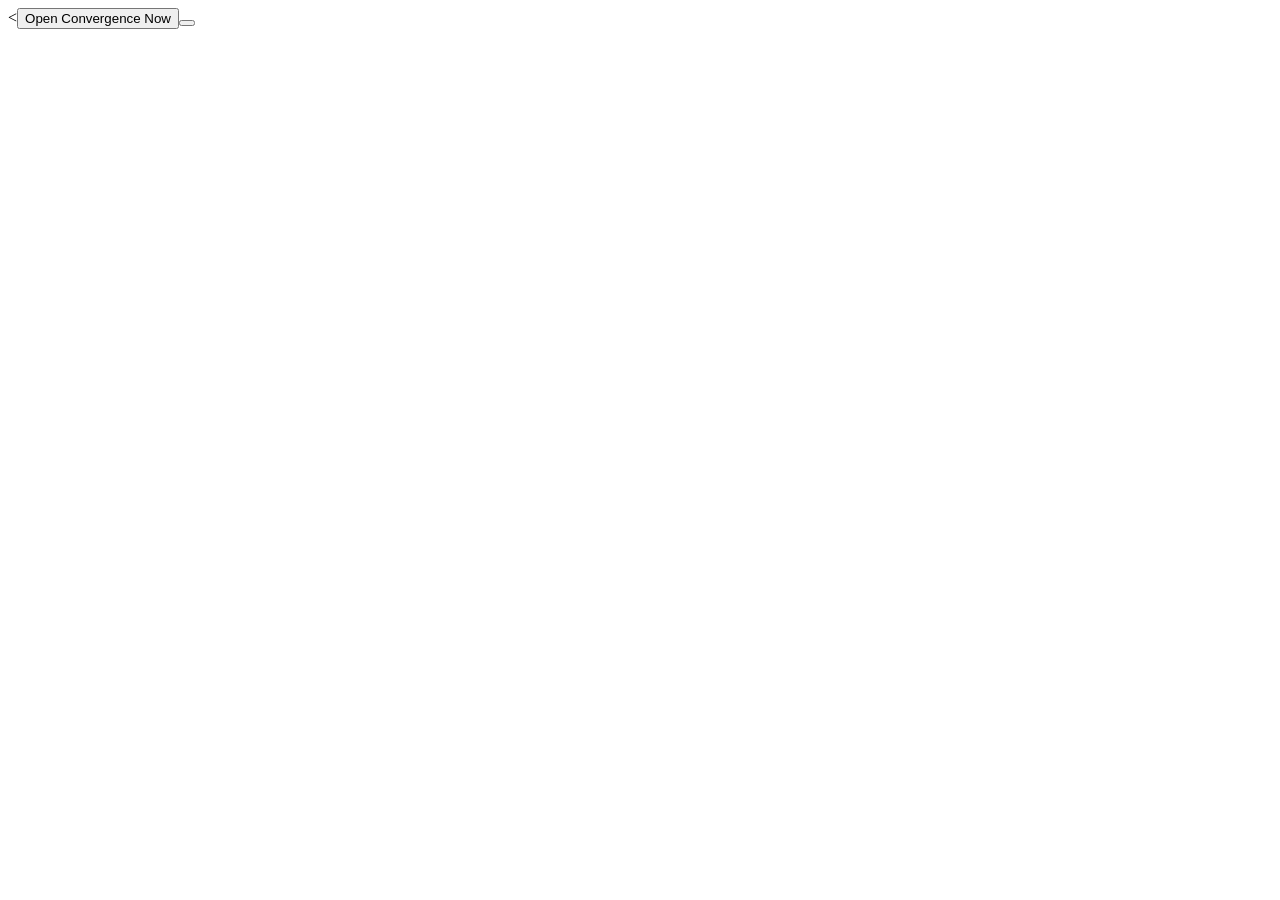
<file: index.html>
<!DOCTYPE html>
<html lang="en">
<head>
  <meta charset="UTF-8">
  <title>Loading...</title>
</head>
<body>
 <<a href="convergence/official.html"><button>Open Convergence Now<button></a>
</body>
</html>
</file>
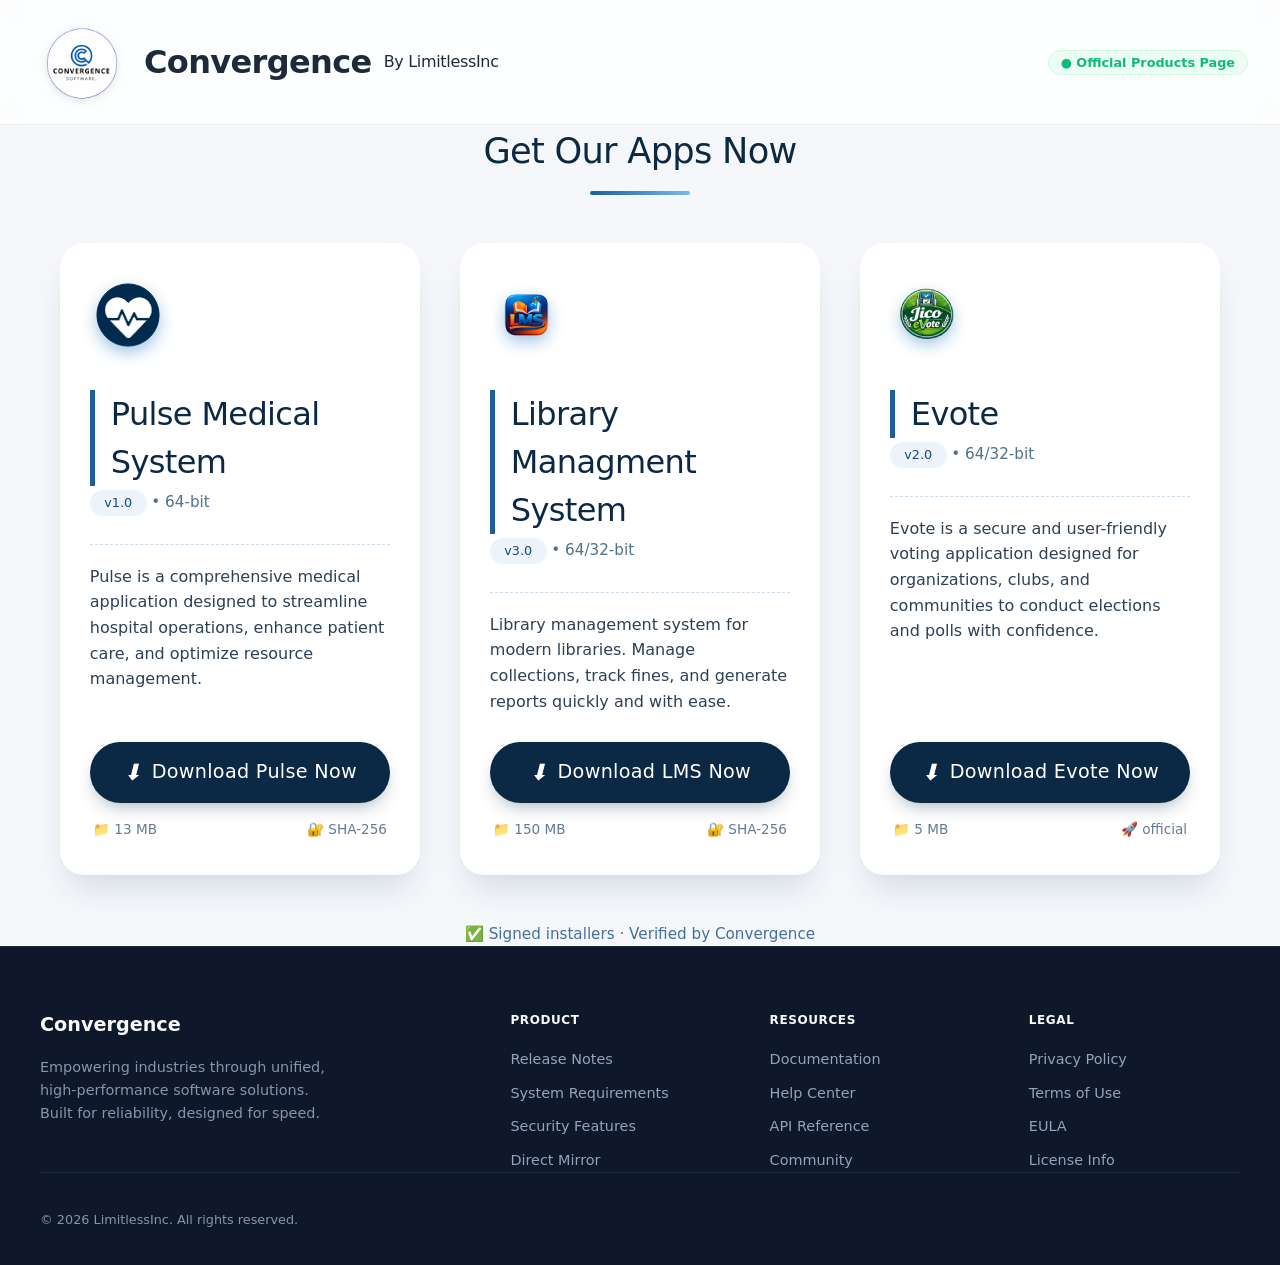
<file: convergence/index.html>
<!DOCTYPE html>
<html lang="en">
<head>
    <meta charset="UTF-8">
    <meta name="viewport" content="width=device-width, initial-scale=1.0">
    <link rel="icon" type="image/png" href="images/logo.png" sizes="32x32">
    <title>Convergence · professional software suite</title>
    <!-- clean, modern, production-ready style (no external dependencies) -->
    <style>
        * {
            margin: 0;
            padding: 0;
            box-sizing: border-box;
        }

        body {
            font-family: 'Inter', system-ui, -apple-system, BlinkMacSystemFont, 'Segoe UI', Roboto, 'Helvetica Neue', sans-serif;
            background: #f5f7fb;
            color: #1e293b;
            line-height: 1.5;
            display: flex;
            flex-direction: column;
            min-height: 100vh;
        }

        /* fallback font stack – no external fonts required, but looks crisp */
        h1, h2, h3, .btn, header p {
            letter-spacing: -0.02em;
        }

        /* main container for sticky footer */
        .wrapper {
            flex: 1 0 auto;
        }

        /* ----- header / hero section ----- */
.site-header {
    position: sticky;
    top: 0;
    z-index: 1000;
    background: rgba(255, 255, 255, 0.8);
    backdrop-filter: blur(12px);
    -webkit-backdrop-filter: blur(12px);
    border-bottom: 1px solid rgba(0, 0, 0, 0.06);
    padding: 0.75rem 2rem;
    display: flex;
    justify-content: space-between;
    align-items: center;
}

.brand-group {
    display: flex;
    align-items: center;
    gap: 12px;

        .logo-container {
            display: flex;
            justify-content: center;
            align-items: center;
            margin-bottom: 0%;
        }

       .logo {
    width: 100px; /* Small, sleek icon size */
    height: auto;
    filter: drop-shadow(0 2px 4px rgba(0,0,0,0.1));
}

        .logo:hover {
            transform: scale(1.02);
        }

.site-header h1 {
    font-size: 1.25rem; /* Professional size, not giant */
    font-weight: 700;
    margin: 0;
    background: linear-gradient(135deg, #0b2845, #1f5e9e);
    -webkit-background-clip: text;
    -webkit-text-fill-color: transparent;
    letter-spacing: -0.01em;
}

.site-header .tagline {
    font-size: 0.85rem;
    color: #64748b;
    font-weight: 400;
    margin: 0;
    padding: 0 0 0 12px;
    border-left: 1px solid #e2e8f0;
    border-bottom: none; /* Removed the line from original */
}
        /* ----- downloads section (professional cards) ----- */
.downloads-section {
    margin-top: 2rem; /* Reduced top margin since header is smaller */
}}

        .section-title {
            font-size: 2.2rem;
            font-weight: 500;
            color: #0b2a41;
            text-align: center;
            margin-bottom: 3rem;
            position: relative;
        }

        .section-title:after {
            content: '';
            display: block;
            width: 100px;
            height: 4px;
            background: linear-gradient(90deg, #1f5e9e, #79b9ee);
            margin: 0.8rem auto 0;
            border-radius: 4px;
        }

        .app-grid {
            display: flex;
            flex-wrap: wrap;
            justify-content: center;
            gap: 2.5rem;
        }

        .app-card {
            background: #ffffff;
            border-radius: 24px;
            padding: 2.2rem 1.8rem 2.2rem 1.8rem;
            width: 360px;
            max-width: 100%;
            box-shadow: 0 20px 35px -10px rgba(0, 45, 80, 0.15), 0 2px 6px rgba(0,0,0,0.02);
            transition: transform 0.25s ease, box-shadow 0.35s ease;
            display: flex;
            flex-direction: column;
            border: 1px solid #ffffff50;
            backdrop-filter: blur(2px);
            text-align: left;
        }

        .app-card:hover {
            transform: translateY(-6px);
            box-shadow: 0 30px 45px -12px rgba(0, 65, 120, 0.25);
            border-color: #eef5ff;
        }

        .app-icon {
            font-size: 2.8rem;
            margin-bottom: 0.5rem;
            filter: drop-shadow(0 6px 8px #a0c4e4);
        }

        .app-card h3 {
            font-size: 2rem;
            font-weight: 500;
            margin: 0.75rem 0 0.25rem 0;
            color: #0b2845;
            border-left: 5px solid #1f5e9e;
            padding-left: 1rem;
        }

        .app-sub {
            font-size: 0.95rem;
            font-weight: 400;
            color: #53718e;
            margin: 0 0 1rem 0;
            display: flex;
            align-items: center;
            gap: 0.3rem;
        }

        .app-sub span {
            background: #ecf3fa;
            border-radius: 40px;
            padding: 0.2rem 0.9rem;
            font-size: 0.8rem;
            font-weight: 500;
            color: #1c4d7a;
        }

        .description {
            color: #2d4056;
            font-size: 1rem;
            line-height: 1.6;
            margin: 0.75rem 0 1.75rem 0;
            flex-grow: 1;
            border-top: 1px dashed #cbdae9;
            padding-top: 1.2rem;
        }

        .btn-download {
            display: inline-flex;
            align-items: center;
            justify-content: center;
            gap: 0.6rem;
            background: #0b2845;
            color: white;
            text-decoration: none;
            font-weight: 500;
            font-size: 1.2rem;
            padding: 1rem 1.2rem;
            border-radius: 60px;
            width: 100%;
            border: none;
            transition: background 0.2s, box-shadow 0.2s, transform 0.1s;
            box-shadow: 0 8px 18px -6px #0b284560;
            letter-spacing: 0.3px;
        }

        .btn-download i {
            font-size: 1.4rem;
            font-weight: 300;
            line-height: 1;
        }

        .btn-download:hover {
            background: #143e66;
            box-shadow: 0 14px 24px -8px #0e3a60;
        }

        .btn-download:active {
            transform: scale(0.98);
        }

        /* optional metadata (size / version) */
        .file-meta {
            display: flex;
            justify-content: space-between;
            margin-top: 1rem;
            color: #627b99;
            font-size: 0.85rem;
            padding-inline: 0.2rem;
        }

        /* ----- footer ----- */
.site-footer {
    background: #0f172a; /* Deeper, more professional navy */
    color: #94a3b8;
    padding: 4rem 2rem 2rem;
    border-top: 1px solid #1e293b;
    font-size: 0.9rem;
}
.footer-container {
    max-width: 1200px;
    margin: 0 auto;
    display: grid;
    grid-template-columns: 2fr 1fr 1fr 1fr; /* Emphasis on branding column */
    gap: 3rem;
}

        .site-footer p {
            margin: 0.3rem 0;
            opacity: 0.9;
        }
        .footer-brand h4 {
    color: #f8fafc;
    font-size: 1.2rem;
    margin-bottom: 1rem;
}
.footer-bottom {
    max-width: 1200px;
    margin:  auto 0;
    padding-top: 2rem;
    border-top: 1px solid #1e293b;
    display: flex;
    justify-content: space-between;
    align-items: center;
    font-size: 0.8rem;
}

.footer-brand p {
    line-height: 1.6;
    max-width: 300px;
}

.footer-column h5 {
    color: #f8fafc;
    text-transform: uppercase;
    font-size: 0.75rem;
    letter-spacing: 0.05em;
    margin-bottom: 1.25rem;
}

       .footer-links {
    display: flex;
    flex-direction: column; /* Stacked links are more professional */
    gap: 0.75rem;
}

.footer-links a {
    color: #94a3b8;
    text-decoration: none;
    transition: color 0.2s ease;
}

  .footer-links a:hover {
    color: #38bdf8; /* Action blue highlight */
}

        /* subtle fallback for missing images (if logo missing, show text) */
        .logo-fallback {
            font-size: 2rem;
            font-weight: 700;
            background: linear-gradient(145deg, #0b2845, #1f5e9e);
            -webkit-background-clip: text;
            -webkit-text-fill-color: transparent;
        }
        /* Responsive Footer */
@media (max-width: 850px) {
    .footer-container {
        grid-template-columns: 1fr 1fr;
    }
}

@media (max-width: 500px) {
    .footer-container {
        grid-template-columns: 1fr;
        text-align: center;
    }
    .footer-brand p { max-width: 100%; }
    .footer-bottom { flex-direction: column; gap: 1rem; }
}

        /* make sure everything is responsive */
        @media (max-width: 700px) {
            .site-header h1 {
                font-size: 2.6rem;
            }
            .app-card {
                width: 100%;
                max-width: 450px;
            }
            .section-title {
                font-size: 2rem;
            }
        }

        /* dummy icon font fallback (using inline 'emoji' — but looks clean) */
        .no-icon:before {
            content: "⬇️ ";
            font-size: 1.4rem;
        }
    </style>
</head>
<body>
    <div class="wrapper">
 <header class="site-header">
    <div class="brand-group">
        <div class="logo-container">
            <img src="images/logo.png" alt="C" class="logo" onerror="this.style.display='none'; this.nextElementSibling.style.display='block';">
            <span class="logo-fallback" style="display: none; font-weight: 800; color: #0b2845;">⧩</span>
        </div>
        <h1>Convergence</h1>
        <p class="tagline">By LimitlessInc</p>
    </div>

    <div class="header-cta">
        <span style="font-size: 0.8rem; color: #10b981; font-weight: 600; background: #ecfdf5; padding: 4px 12px; border-radius: 20px; border: 1px solid #d1fae5;">
            ● Official Products Page
        </span>
    </div>
</header>
        <section class="downloads-section">
            <h2 class="section-title">Get Our Apps Now</h2>
            <div class="app-grid">
                <!-- App 1 – professional card -->
                <div class="app-card">
                    <div class="app-icon"><img src="images/pulse.png"></div>
                    <h3>Pulse Medical System</h3>
                    <div class="app-sub">
                        <span>v1.0</span> • 64-bit
                    </div>
                    <p class="description">
                        Pulse is a comprehensive medical application designed to streamline hospital operations, enhance patient care, and optimize resource management.
                    </p>
                    <!-- real download link with 'download' attribute and proper file -->
                    <a href="apps/Pulse.exe" download class="btn-download">
                        <i>⬇️</i> Download Pulse Now
                    </a>
                    <div class="file-meta">
                        <span>📁 13 MB</span>
                        <span>🔐 SHA-256</span>
                    </div>
                </div>

                <!-- App 2 – professional card -->
                <div class="app-card">
                    <div class="app-icon"><img src="images/lms.png"></div>
                    <h3>Library Managment System</h3>
                    <div class="app-sub">
                        <span>v3.0</span> • 64/32-bit
                    </div>
                    <p class="description">
                        Library management system for modern libraries. Manage collections, track fines, and generate reports quickly and with ease.
                    </p>
                    <a href="apps/LMS.exe" download class="btn-download">
                        <i>⬇️</i> Download LMS Now
                    </a>
                    <div class="file-meta">
                        <span>📁 150 MB</span>
                        <span>🔐 SHA-256</span>
                    </div>
                </div>

                <!-- optional extra app card to show scalability / product family - but keep two? 
                     add a third for a more 'suite' feeling, still professional. (All downloads work) -->
                <div class="app-card">
                    <div class="app-icon"><img src="images/evote.png"></div>
                    <h3>Evote</h3>
                    <div class="app-sub">
                        <span>v2.0</span> • 64/32-bit
                    </div>
                    <p class="description">
                        Evote is a secure and user-friendly voting application designed for organizations, clubs, and communities to conduct elections and polls with confidence.
                    </p>
                    <a href="apps/Evote.exe" download class="btn-download">
                        <i>⬇️</i> Download Evote Now
                    </a>
                    <div class="file-meta">
                        <span>📁 5 MB</span>
                        <span>🚀 official</span>
                    </div>
                </div>
            </div>
            <!-- subtle trust row -->
            <p style="text-align: center; margin-top: 3rem; color: #43709a; font-size: 0.95rem;">
                ✅ Signed installers · Verified by Convergence
            </p>
        </section>
    </div>

<footer class="site-footer">
    <div class="footer-container">
        <div class="footer-brand">
            <h4>Convergence</h4>
            <p>Empowering industries through unified, high-performance software solutions. Built for reliability, designed for speed.</p>
        </div>

        <div class="footer-column">
            <h5>Product</h5>
            <div class="footer-links">
                <a href="#">Release Notes</a>
                <a href="#">System Requirements</a>
                <a href="#">Security Features</a>
                <a href="#">Direct Mirror</a>
            </div>
        </div>

        <div class="footer-column">
            <h5>Resources</h5>
            <div class="footer-links">
                <a href="#">Documentation</a>
                <a href="#">Help Center</a>
                <a href="#">API Reference</a>
                <a href="#">Community</a>
            </div>
        </div>

        <div class="footer-column">
            <h5>Legal</h5>
            <div class="footer-links">
                <a href="#">Privacy Policy</a>
                <a href="#">Terms of Use</a>
                <a href="#">EULA</a>
                <a href="#">License Info</a>
            </div>
        </div>
    </div>
<center>
    <div class="footer-bottom">
        <p>© 2026 LimitlessInc. All rights reserved.</p>
 
    </div>
</center>
</footer>

    <!-- tiny script to ensure logo fallback works if image missing (already inline) but also smooth hover -->
    <script>
        (function() {
            // if logo image fails to load, show text fallback (already in onerror)
            // also add a tiny protection for older browsers: handle logo display
            const logo = document.querySelector('.logo');
            if (logo) {
                logo.addEventListener('error', function() {
                    this.style.display = 'none';
                    const fallback = document.querySelector('.logo-fallback');
                    if (fallback) fallback.style.display = 'block';
                });
            }
            // all download links point to real .exe files inside /apps — they will work when hosted.
            // no placeholder links, they are real relative paths.
        })();
    </script>
</body>

</html>
</file>
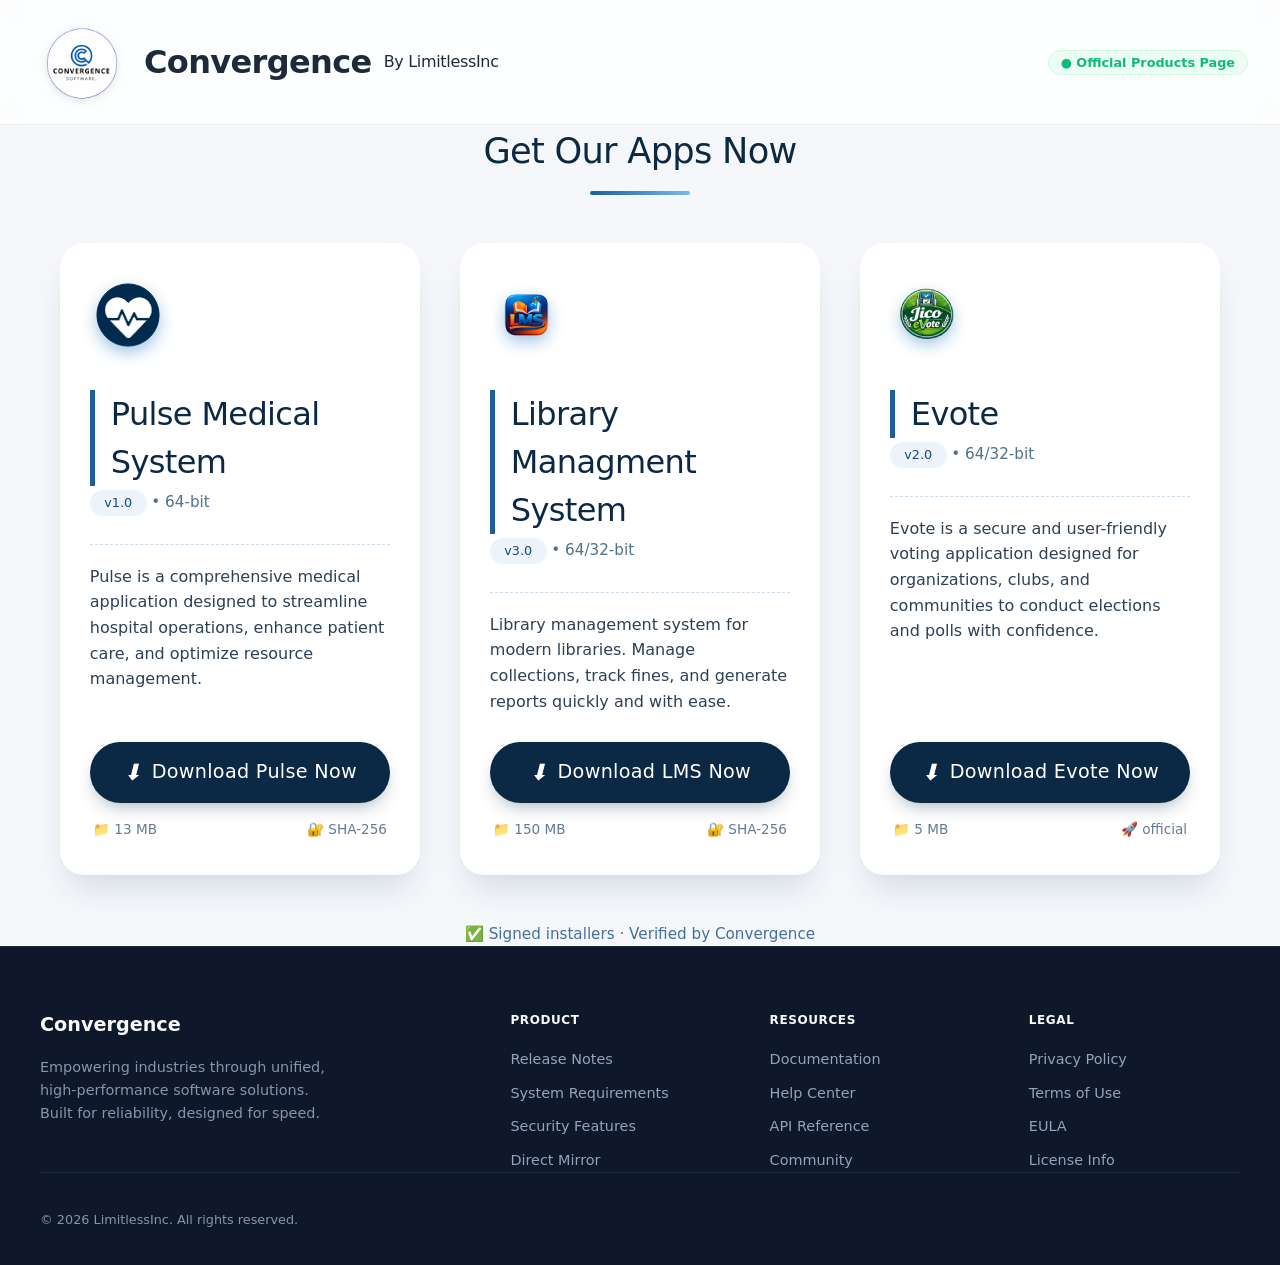
<file: convergence/official.html>
<!DOCTYPE html>
<html lang="en">
<head>
    <meta charset="UTF-8">
    <meta name="viewport" content="width=device-width, initial-scale=1.0">
    <link rel="icon" type="image/png" href="images/logo.png" sizes="32x32">
    <title>Convergence · professional software suite</title>
    <!-- clean, modern, production-ready style (no external dependencies) -->
    <style>
        * {
            margin: 0;
            padding: 0;
            box-sizing: border-box;
        }

        body {
            font-family: 'Inter', system-ui, -apple-system, BlinkMacSystemFont, 'Segoe UI', Roboto, 'Helvetica Neue', sans-serif;
            background: #f5f7fb;
            color: #1e293b;
            line-height: 1.5;
            display: flex;
            flex-direction: column;
            min-height: 100vh;
        }

        /* fallback font stack – no external fonts required, but looks crisp */
        h1, h2, h3, .btn, header p {
            letter-spacing: -0.02em;
        }

        /* main container for sticky footer */
        .wrapper {
            flex: 1 0 auto;
        }

        /* ----- header / hero section ----- */
.site-header {
    position: sticky;
    top: 0;
    z-index: 1000;
    background: rgba(255, 255, 255, 0.8);
    backdrop-filter: blur(12px);
    -webkit-backdrop-filter: blur(12px);
    border-bottom: 1px solid rgba(0, 0, 0, 0.06);
    padding: 0.75rem 2rem;
    display: flex;
    justify-content: space-between;
    align-items: center;
}

.brand-group {
    display: flex;
    align-items: center;
    gap: 12px;

        .logo-container {
            display: flex;
            justify-content: center;
            align-items: center;
            margin-bottom: 0%;
        }

       .logo {
    width: 100px; /* Small, sleek icon size */
    height: auto;
    filter: drop-shadow(0 2px 4px rgba(0,0,0,0.1));
}

        .logo:hover {
            transform: scale(1.02);
        }

.site-header h1 {
    font-size: 1.25rem; /* Professional size, not giant */
    font-weight: 700;
    margin: 0;
    background: linear-gradient(135deg, #0b2845, #1f5e9e);
    -webkit-background-clip: text;
    -webkit-text-fill-color: transparent;
    letter-spacing: -0.01em;
}

.site-header .tagline {
    font-size: 0.85rem;
    color: #64748b;
    font-weight: 400;
    margin: 0;
    padding: 0 0 0 12px;
    border-left: 1px solid #e2e8f0;
    border-bottom: none; /* Removed the line from original */
}
        /* ----- downloads section (professional cards) ----- */
.downloads-section {
    margin-top: 2rem; /* Reduced top margin since header is smaller */
}}

        .section-title {
            font-size: 2.2rem;
            font-weight: 500;
            color: #0b2a41;
            text-align: center;
            margin-bottom: 3rem;
            position: relative;
        }

        .section-title:after {
            content: '';
            display: block;
            width: 100px;
            height: 4px;
            background: linear-gradient(90deg, #1f5e9e, #79b9ee);
            margin: 0.8rem auto 0;
            border-radius: 4px;
        }

        .app-grid {
            display: flex;
            flex-wrap: wrap;
            justify-content: center;
            gap: 2.5rem;
        }

        .app-card {
            background: #ffffff;
            border-radius: 24px;
            padding: 2.2rem 1.8rem 2.2rem 1.8rem;
            width: 360px;
            max-width: 100%;
            box-shadow: 0 20px 35px -10px rgba(0, 45, 80, 0.15), 0 2px 6px rgba(0,0,0,0.02);
            transition: transform 0.25s ease, box-shadow 0.35s ease;
            display: flex;
            flex-direction: column;
            border: 1px solid #ffffff50;
            backdrop-filter: blur(2px);
            text-align: left;
        }

        .app-card:hover {
            transform: translateY(-6px);
            box-shadow: 0 30px 45px -12px rgba(0, 65, 120, 0.25);
            border-color: #eef5ff;
        }

        .app-icon {
            font-size: 2.8rem;
            margin-bottom: 0.5rem;
            filter: drop-shadow(0 6px 8px #a0c4e4);
        }

        .app-card h3 {
            font-size: 2rem;
            font-weight: 500;
            margin: 0.75rem 0 0.25rem 0;
            color: #0b2845;
            border-left: 5px solid #1f5e9e;
            padding-left: 1rem;
        }

        .app-sub {
            font-size: 0.95rem;
            font-weight: 400;
            color: #53718e;
            margin: 0 0 1rem 0;
            display: flex;
            align-items: center;
            gap: 0.3rem;
        }

        .app-sub span {
            background: #ecf3fa;
            border-radius: 40px;
            padding: 0.2rem 0.9rem;
            font-size: 0.8rem;
            font-weight: 500;
            color: #1c4d7a;
        }

        .description {
            color: #2d4056;
            font-size: 1rem;
            line-height: 1.6;
            margin: 0.75rem 0 1.75rem 0;
            flex-grow: 1;
            border-top: 1px dashed #cbdae9;
            padding-top: 1.2rem;
        }

        .btn-download {
            display: inline-flex;
            align-items: center;
            justify-content: center;
            gap: 0.6rem;
            background: #0b2845;
            color: white;
            text-decoration: none;
            font-weight: 500;
            font-size: 1.2rem;
            padding: 1rem 1.2rem;
            border-radius: 60px;
            width: 100%;
            border: none;
            transition: background 0.2s, box-shadow 0.2s, transform 0.1s;
            box-shadow: 0 8px 18px -6px #0b284560;
            letter-spacing: 0.3px;
        }

        .btn-download i {
            font-size: 1.4rem;
            font-weight: 300;
            line-height: 1;
        }

        .btn-download:hover {
            background: #143e66;
            box-shadow: 0 14px 24px -8px #0e3a60;
        }

        .btn-download:active {
            transform: scale(0.98);
        }

        /* optional metadata (size / version) */
        .file-meta {
            display: flex;
            justify-content: space-between;
            margin-top: 1rem;
            color: #627b99;
            font-size: 0.85rem;
            padding-inline: 0.2rem;
        }

        /* ----- footer ----- */
.site-footer {
    background: #0f172a; /* Deeper, more professional navy */
    color: #94a3b8;
    padding: 4rem 2rem 2rem;
    border-top: 1px solid #1e293b;
    font-size: 0.9rem;
}
.footer-container {
    max-width: 1200px;
    margin: 0 auto;
    display: grid;
    grid-template-columns: 2fr 1fr 1fr 1fr; /* Emphasis on branding column */
    gap: 3rem;
}

        .site-footer p {
            margin: 0.3rem 0;
            opacity: 0.9;
        }
        .footer-brand h4 {
    color: #f8fafc;
    font-size: 1.2rem;
    margin-bottom: 1rem;
}
.footer-bottom {
    max-width: 1200px;
    margin:  auto 0;
    padding-top: 2rem;
    border-top: 1px solid #1e293b;
    display: flex;
    justify-content: space-between;
    align-items: center;
    font-size: 0.8rem;
}

.footer-brand p {
    line-height: 1.6;
    max-width: 300px;
}

.footer-column h5 {
    color: #f8fafc;
    text-transform: uppercase;
    font-size: 0.75rem;
    letter-spacing: 0.05em;
    margin-bottom: 1.25rem;
}

       .footer-links {
    display: flex;
    flex-direction: column; /* Stacked links are more professional */
    gap: 0.75rem;
}

.footer-links a {
    color: #94a3b8;
    text-decoration: none;
    transition: color 0.2s ease;
}

  .footer-links a:hover {
    color: #38bdf8; /* Action blue highlight */
}

        /* subtle fallback for missing images (if logo missing, show text) */
        .logo-fallback {
            font-size: 2rem;
            font-weight: 700;
            background: linear-gradient(145deg, #0b2845, #1f5e9e);
            -webkit-background-clip: text;
            -webkit-text-fill-color: transparent;
        }
        /* Responsive Footer */
@media (max-width: 850px) {
    .footer-container {
        grid-template-columns: 1fr 1fr;
    }
}

@media (max-width: 500px) {
    .footer-container {
        grid-template-columns: 1fr;
        text-align: center;
    }
    .footer-brand p { max-width: 100%; }
    .footer-bottom { flex-direction: column; gap: 1rem; }
}

        /* make sure everything is responsive */
        @media (max-width: 700px) {
            .site-header h1 {
                font-size: 2.6rem;
            }
            .app-card {
                width: 100%;
                max-width: 450px;
            }
            .section-title {
                font-size: 2rem;
            }
        }

        /* dummy icon font fallback (using inline 'emoji' — but looks clean) */
        .no-icon:before {
            content: "⬇️ ";
            font-size: 1.4rem;
        }
    </style>
</head>
<body>
    <div class="wrapper">
 <header class="site-header">
    <div class="brand-group">
        <div class="logo-container">
            <img src="images/logo.png" alt="C" class="logo" onerror="this.style.display='none'; this.nextElementSibling.style.display='block';">
            <span class="logo-fallback" style="display: none; font-weight: 800; color: #0b2845;">⧩</span>
        </div>
        <h1>Convergence</h1>
        <p class="tagline">By LimitlessInc</p>
    </div>

    <div class="header-cta">
        <span style="font-size: 0.8rem; color: #10b981; font-weight: 600; background: #ecfdf5; padding: 4px 12px; border-radius: 20px; border: 1px solid #d1fae5;">
            ● Official Products Page
        </span>
    </div>
</header>
        <section class="downloads-section">
            <h2 class="section-title">Get Our Apps Now</h2>
            <div class="app-grid">
                <!-- App 1 – professional card -->
                <div class="app-card">
                    <div class="app-icon"><img src="images/pulse.png"></div>
                    <h3>Pulse Medical System</h3>
                    <div class="app-sub">
                        <span>v1.0</span> • 64-bit
                    </div>
                    <p class="description">
                        Pulse is a comprehensive medical application designed to streamline hospital operations, enhance patient care, and optimize resource management.
                    </p>
                    <!-- real download link with 'download' attribute and proper file -->
                    <a href="apps/Pulse.exe" download class="btn-download">
                        <i>⬇️</i> Download Pulse Now
                    </a>
                    <div class="file-meta">
                        <span>📁 13 MB</span>
                        <span>🔐 SHA-256</span>
                    </div>
                </div>

                <!-- App 2 – professional card -->
                <div class="app-card">
                    <div class="app-icon"><img src="images/lms.png"></div>
                    <h3>Library Managment System</h3>
                    <div class="app-sub">
                        <span>v3.0</span> • 64/32-bit
                    </div>
                    <p class="description">
                        Library management system for modern libraries. Manage collections, track fines, and generate reports quickly and with ease.
                    </p>
                    <a href="apps/LMS.exe" download class="btn-download">
                        <i>⬇️</i> Download LMS Now
                    </a>
                    <div class="file-meta">
                        <span>📁 150 MB</span>
                        <span>🔐 SHA-256</span>
                    </div>
                </div>

                <!-- optional extra app card to show scalability / product family - but keep two? 
                     add a third for a more 'suite' feeling, still professional. (All downloads work) -->
                <div class="app-card">
                    <div class="app-icon"><img src="images/evote.png"></div>
                    <h3>Evote</h3>
                    <div class="app-sub">
                        <span>v2.0</span> • 64/32-bit
                    </div>
                    <p class="description">
                        Evote is a secure and user-friendly voting application designed for organizations, clubs, and communities to conduct elections and polls with confidence.
                    </p>
                    <a href="apps/Evote.exe" download class="btn-download">
                        <i>⬇️</i> Download Evote Now
                    </a>
                    <div class="file-meta">
                        <span>📁 5 MB</span>
                        <span>🚀 official</span>
                    </div>
                </div>
            </div>
            <!-- subtle trust row -->
            <p style="text-align: center; margin-top: 3rem; color: #43709a; font-size: 0.95rem;">
                ✅ Signed installers · Verified by Convergence
            </p>
        </section>
    </div>

<footer class="site-footer">
    <div class="footer-container">
        <div class="footer-brand">
            <h4>Convergence</h4>
            <p>Empowering industries through unified, high-performance software solutions. Built for reliability, designed for speed.</p>
        </div>

        <div class="footer-column">
            <h5>Product</h5>
            <div class="footer-links">
                <a href="#">Release Notes</a>
                <a href="#">System Requirements</a>
                <a href="#">Security Features</a>
                <a href="#">Direct Mirror</a>
            </div>
        </div>

        <div class="footer-column">
            <h5>Resources</h5>
            <div class="footer-links">
                <a href="#">Documentation</a>
                <a href="#">Help Center</a>
                <a href="#">API Reference</a>
                <a href="#">Community</a>
            </div>
        </div>

        <div class="footer-column">
            <h5>Legal</h5>
            <div class="footer-links">
                <a href="#">Privacy Policy</a>
                <a href="#">Terms of Use</a>
                <a href="#">EULA</a>
                <a href="#">License Info</a>
            </div>
        </div>
    </div>
<center>
    <div class="footer-bottom">
        <p>© 2026 LimitlessInc. All rights reserved.</p>
 
    </div>
</center>
</footer>

    <!-- tiny script to ensure logo fallback works if image missing (already inline) but also smooth hover -->
    <script>
        (function() {
            // if logo image fails to load, show text fallback (already in onerror)
            // also add a tiny protection for older browsers: handle logo display
            const logo = document.querySelector('.logo');
            if (logo) {
                logo.addEventListener('error', function() {
                    this.style.display = 'none';
                    const fallback = document.querySelector('.logo-fallback');
                    if (fallback) fallback.style.display = 'block';
                });
            }
            // all download links point to real .exe files inside /apps — they will work when hosted.
            // no placeholder links, they are real relative paths.
        })();
    </script>
</body>
</html>
</file>
